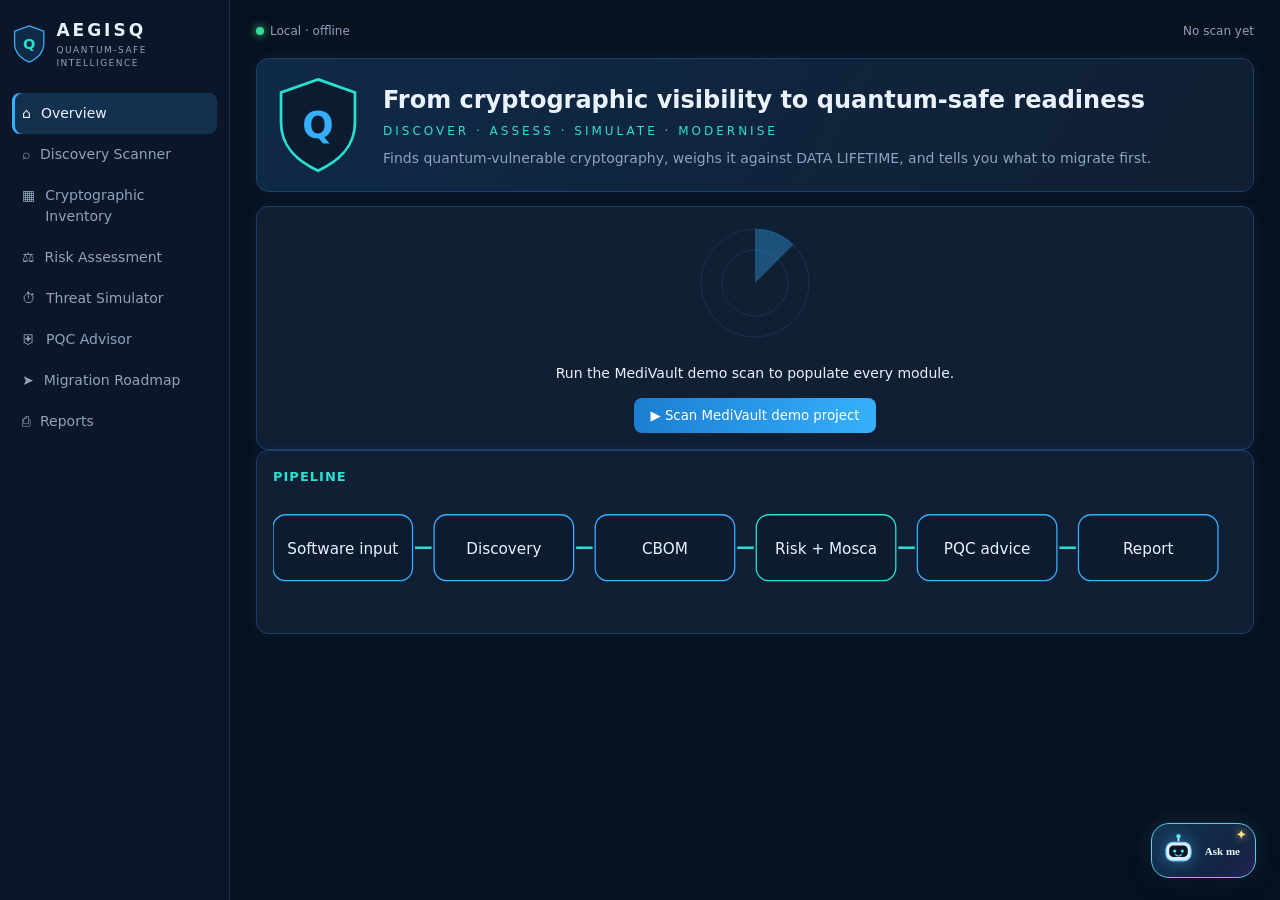
<file: index.html>
<!DOCTYPE html><html lang="en"><head><meta charset="utf-8"><meta name="viewport" content="width=device-width, initial-scale=1, viewport-fit=cover"><title>AegisQ — Quantum-Safe Intelligence</title>
<style>
:root{--bg:#07111F;--sb:#0B1728;--card:#101F33;--blue:#36AFFF;--cy:#28E0D0;--red:#ff4d5e;--amb:#ffb020;--grn:#38d996;--tx:#eaf2ff;--mu:#8ea3bf;color-scheme:dark;box-sizing:border-box;padding-top:env(safe-area-inset-top,0px);padding-bottom:env(safe-area-inset-bottom,0px)}
*{box-sizing:border-box}html{scroll-padding-top:env(safe-area-inset-top,0px)}
body{margin:0;background:var(--bg);color:var(--tx);font:14px/1.5 system-ui,-apple-system,"Segoe UI",sans-serif;display:flex;min-height:100vh}
aside{width:230px;background:var(--sb);border-right:1px solid #1b3350;padding:18px 12px;position:sticky;top:0;height:100vh;flex-shrink:0}
.logo{display:flex;gap:10px;align-items:center;margin-bottom:22px}.logo b{letter-spacing:3px;font-size:17px}.logo small{display:block;color:var(--mu);font-size:9px;letter-spacing:1.5px}
nav button{display:flex;gap:10px;width:100%;background:none;border:0;color:var(--mu);padding:10px;border-radius:8px;cursor:pointer;font:inherit;text-align:left}
nav button:hover{color:var(--tx)}nav button.on{background:#13304f;color:var(--tx);box-shadow:inset 3px 0 var(--blue)}
main{flex:1;min-width:0;padding:22px 26px;animation:in .4s}@keyframes in{from{opacity:0;transform:translateY(8px)}}
.top{display:flex;justify-content:space-between;align-items:center;margin-bottom:18px;color:var(--mu);font-size:12px}
.dot{display:inline-block;width:8px;height:8px;border-radius:50%;background:var(--grn);box-shadow:0 0 8px var(--grn);margin-right:6px}
h1{margin:0 0 4px;font-size:24px}h3{margin:0 0 10px;font-size:13px;letter-spacing:1px;color:var(--cy);text-transform:uppercase}
.g{display:grid;gap:14px;margin-bottom:14px}.g4{grid-template-columns:repeat(auto-fit,minmax(170px,1fr))}.g2{grid-template-columns:repeat(auto-fit,minmax(320px,1fr))}
.c{background:var(--card);border:1px solid #1e4066;border-radius:12px;padding:16px;box-shadow:0 0 18px #36afff14}
.stat b{display:block;font-size:34px;color:var(--blue)}.stat span{color:var(--mu);font-size:12px}
.btn{background:linear-gradient(90deg,#1b7fd1,var(--blue));color:#fff;border:0;border-radius:8px;padding:10px 16px;cursor:pointer;font:600 13px inherit;font-family:inherit}.btn.o{background:none;border:1px solid var(--blue);color:var(--blue)}
.tag{padding:2px 9px;border-radius:99px;font-size:11px;font-weight:600;color:#06101c;white-space:nowrap}
.tw{overflow-x:auto}table{width:100%;border-collapse:collapse;font-size:12.5px}th{color:var(--mu);text-align:left;font-weight:500;padding:8px;border-bottom:1px solid #26476e}td{padding:8px;border-bottom:1px solid #162b46;vertical-align:top}
code{background:#091524;padding:2px 6px;border-radius:5px;color:var(--cy);font-size:12px}
.br{display:grid;grid-template-columns:110px 1fr 28px;gap:8px;align-items:center;margin:7px 0;font-size:12px}.br i{display:block;height:10px;border-radius:5px;transition:width .6s}
.lg{display:flex;flex-wrap:wrap;gap:6px 14px;font-size:12px;color:var(--mu)}.lg u{display:inline-block;width:9px;height:9px;border-radius:50%;margin-right:5px;text-decoration:none}
.log{background:#050d18;border-radius:8px;padding:10px;height:150px;overflow:auto;font:12px ui-monospace,monospace;color:var(--cy)}
input[type=range]{width:100%;accent-color:var(--blue)}.step{display:flex;gap:12px}.step>b{flex:0 0 34px;height:34px;border-radius:50%;background:#13304f;border:1px solid var(--blue);display:grid;place-items:center;color:var(--cy)}
.spin{transform-origin:100px 100px;animation:sp 3s linear infinite}@keyframes sp{to{transform:rotate(360deg)}}
@media(max-width:760px){aside{display:none}main{padding:14px}}
@media print{aside,.np{display:none}body{background:#fff;color:#000}.c{background:#fff;border-color:#999;box-shadow:none}th,td{color:#000}}
</style><link rel="stylesheet" href="static/assistant.css"></head><body>
<aside><div class="logo"><svg width="38" height="42" viewBox="0 0 80 92"><path d="M40 4 74 16V44C74 66 58 80 40 88 22 80 6 66 6 44V16Z" fill="#0f2a47" stroke="#36AFFF" stroke-width="3"/><text x="40" y="58" text-anchor="middle" font-size="34" font-weight="700" fill="#28E0D0">Q</text></svg><div><b>AEGISQ</b><small>QUANTUM-SAFE INTELLIGENCE</small></div></div><nav id="nav"></nav></aside>
<main id="main"></main>
<script>
const $=s=>document.querySelector(s),esc=s=>String(s).replace(/[&<>"]/g,c=>({'&':'&amp;','<':'&lt;','>':'&gt;','"':'&quot;'}[c]));
const S={a:[],X:15,Y:4,Z:12,v:'ov',t:null};
const COL={Critical:'#ff4d5e',High:'#ff8a3d',Medium:'#ffb020',Low:'#38d996','Needs review':'#9a8cff'};
const NAV=[['ov','⌂','Overview'],['sc','⌕','Discovery Scanner'],['inv','▦','Cryptographic Inventory'],['rk','⚖','Risk Assessment'],['sim','⏱','Threat Simulator'],['adv','⛨','PQC Advisor'],['rm','➤','Migration Roadmap'],['rp','⎙','Reports']];
const DEMO={'medivault/auth/login.py':'from Crypto.PublicKey import RSA\nkey = RSA.generate(2048)  # patient login token','medivault/exchange/record_share.py':'curve = ec.SECP256R1()\nshared = priv.exchange(ec.ECDH(), peer)  # ECC record exchange','medivault/consent/sign_consent.py':'sig = key.sign(doc, ec.ECDSA(hashes.SHA256()))  # consent signature','medivault/storage/vault_crypto.py':'cipher = AES.new(key, AES.MODE_GCM)  # AES-256 medical record encryption','medivault/config/nginx.conf':'ssl_protocols TLSv1.2 TLSv1.3;','medivault/config/cert_config.yaml':'cert_file: /etc/medivault/server.crt  # X.509 reference'};
const RULES=[['RSA',/\bRSA\b|rsa\./i,'Key establishment'],['ECDSA',/ECDSA/i,'Digital signature'],['ECC',/\bECC\b|ECDH|SECP256|P-256/i,'Key establishment'],['AES',/\bAES/i,'Data encryption'],['TLS',/TLSv?1\.[0-3]|ssl_protocols|\bTLS\b/,'Transport security'],['X.509',/BEGIN CERTIFICATE|\.crt|\.pem|x\.?509/i,'Certificate']];
const META=[[/auth|login/,'Patient credentials',5,2,'Medium'],[/exchange|share/,'Patient records',15,4,'High'],[/consent/,'Consent forms',10,3,'High'],[/vault|storage|crypt/,'Medical records',15,4,'High'],[/nginx|tls|conf/,'API traffic',5,2,'Medium'],[/cert/,'Identity certificates',3,1,'Medium']];
const PQC={RSA:['ML-KEM (FIPS 203)','Larger keys/ciphertexts; pilot a hybrid RSA+ML-KEM mode first.'],ECC:['ML-KEM (FIPS 203)','Check handshake size and library support; use hybrid key exchange during transition.'],ECDSA:['ML-DSA (FIPS 204) or SLH-DSA (FIPS 205)','Signatures are larger; verify storage and legal-validity requirements for consent records.'],AES:['Keep AES-256; evaluate key size','Symmetric crypto is assessed separately: confirm 256-bit keys and key management.'],TLS:['Hybrid PQ key exchange in TLS 1.3','Needs server and client library support; benchmark latency before rollout.'],'X.509':['PQC / hybrid certificates','Depends on CA and PKI tooling; plan after pilots.']};
const cls=a=>a.alg=='AES'?(/128/.test(a.snip)?'Needs review':'Low'):a.conf<.6?'Needs review':(a.life+a.mig>=S.Z?(a.crit=='High'?'Critical':'High'):'Medium');
function detect(files){let n=0,out=[];for(const[p,t]of Object.entries(files)){const L=t.split('\n');const m=META.find(x=>x[0].test(p.toLowerCase()))||[0,'General data',5,2,'Medium'];for(const[alg,re,pur]of RULES){const i=L.findIndex(l=>re.test(l));if(i<0)continue;const sn=L[i].trim();out.push({id:'AQ-'+String(++n).padStart(3,'0'),app:'MediVault',alg,pur,file:p,line:i+1,snip:sn,conf:/[(=:]/.test(sn)?.9:.6,cat:m[1],life:m[2],mig:m[3],crit:m[4]});}}return out}
const donut=(d,c)=>{const T=d.reduce((s,x)=>s+x[1],0)||1,R=48,C=2*Math.PI*R;let o=0;return`<div style="display:flex;gap:14px;align-items:center;flex-wrap:wrap"><svg width="130" height="130" viewBox="0 0 140 140"><circle cx="70" cy="70" r="${R}" fill="none" stroke="#0a1a2e" stroke-width="18"/>${d.map(x=>{const l=x[1]/T*C,e=`<circle cx="70" cy="70" r="${R}" fill="none" stroke="${x[2]}" stroke-width="18" stroke-dasharray="${l} ${C-l}" stroke-dashoffset="${-o}" transform="rotate(-90 70 70)"/>`;o+=l;return e}).join('')}<text x="70" y="76" text-anchor="middle" font-size="22" font-weight="700" fill="#eaf2ff">${c}</text></svg><div class="lg" style="flex-direction:column">${d.map(x=>`<span><u style="background:${x[2]}"></u>${x[0]} · ${x[1]}</span>`).join('')}</div></div>`};
const bars=d=>{const M=Math.max(...d.map(x=>x[1]),1);return d.map(x=>`<div class="br"><span>${esc(x[0])}</span><i style="width:${x[1]/M*100}%;background:${x[2]}"></i><b>${x[1]}</b></div>`).join('')};
const tag=c=>`<span class="tag" style="background:${COL[c]}">${c}</span>`;
const count=(k,f)=>{const m={};S.a.forEach(a=>{const v=f(a);m[v]=(m[v]||0)+1});return Object.entries(m)};
const hero=`<div class="c" style="display:flex;gap:20px;align-items:center;flex-wrap:wrap;background:linear-gradient(120deg,#0f2a47,#101F33)"><svg width="90" height="100" viewBox="0 0 80 92"><path d="M40 4 74 16V44C74 66 58 80 40 88 22 80 6 66 6 44V16Z" fill="#0b1c30" stroke="#28E0D0" stroke-width="2.5"/><text x="40" y="58" text-anchor="middle" font-size="34" font-weight="700" fill="#36AFFF">Q</text></svg><div style="flex:1;min-width:240px"><h1>From cryptographic visibility to quantum-safe readiness</h1><div style="color:var(--cy);letter-spacing:3px;font-size:12px">DISCOVER · ASSESS · SIMULATE · MODERNISE</div><p style="color:var(--mu);margin:8px 0 0">Finds quantum-vulnerable cryptography, weighs it against DATA LIFETIME, and tells you what to migrate first.</p></div></div>`;
const flow=`<div class="c np"><h3>Pipeline</h3><svg viewBox="0 0 760 90" width="100%">${['Software input','Discovery','CBOM','Risk + Mosca','PQC advice','Report'].map((t,i)=>`<g><rect x="${i*127}" y="14" width="110" height="52" rx="10" fill="#0b1c30" stroke="${i==3?'#28E0D0':'#36AFFF'}"/><text x="${i*127+55}" y="45" text-anchor="middle" font-size="12" fill="#eaf2ff">${t}</text>${i<5?`<path d="M${i*127+112} 40h13" stroke="#28E0D0" stroke-width="2"/>`:''}</g>`).join('')}</svg></div>`;
const V={};
V.ov=()=>{if(!S.a.length)return`<div class="top"><span><span class="dot"></span>Local · offline</span><span>No scan yet</span></div>${hero}<div class="c" style="margin-top:14px;text-align:center"><svg width="120" height="120" viewBox="0 0 200 200"><circle cx="100" cy="100" r="90" fill="none" stroke="#1e4066"/><circle cx="100" cy="100" r="55" fill="none" stroke="#1e4066"/><g class="spin"><path d="M100 100 100 10A90 90 0 0 1 164 36Z" fill="#36AFFF" opacity=".35"/></g></svg><p>Run the MediVault demo scan to populate every module.</p><button class="btn" onclick="demo()">▶ Scan MediVault demo project</button></div>${flow}`;
const A=S.a,v=A.filter(a=>a.alg!='AES'),cr=A.filter(a=>cls(a)=='Critical');
const rk=Object.keys(COL).map(k=>[k,A.filter(a=>cls(a)==k).length,COL[k]]).filter(x=>x[1]);
const al=count(0,a=>a.alg).map(x=>[x[0],x[1],'#36AFFF']);
const lf=[['≤ 5 yrs',A.filter(a=>a.life<=5).length,'#38d996'],['6–10 yrs',A.filter(a=>a.life>5&&a.life<=10).length,'#ffb020'],['11+ yrs',A.filter(a=>a.life>10).length,'#ff4d5e']];
const top=[...A].filter(a=>cls(a)=='Critical').slice(0,4);
return`<div class="top"><span><span class="dot"></span>Local · offline · Z = ${S.Z} yrs</span><span>Latest scan: ${S.t}</span></div><h1>Security command center</h1><p style="color:var(--mu)">Statistics are calculated from the current inventory.</p><div class="g g4"><div class="c stat"><b>${A.length}</b><span>Assets discovered</span></div><div class="c stat"><b>${v.length}</b><span>Quantum-vulnerable findings</span></div><div class="c stat"><b style="color:var(--red)">${cr.length}</b><span>Critical-priority assets</span></div><div class="c stat"><b>${al.length}</b><span>Algorithms detected</span></div></div><div class="g g2"><div class="c"><h3>Risk distribution</h3>${donut(rk,A.length)}</div><div class="c"><h3>Algorithm distribution</h3>${donut(al.map((x,i)=>[x[0],x[1],['#36AFFF','#28E0D0','#9a8cff','#ffb020','#ff8a3d','#38d996'][i%6]]),A.length)}</div><div class="c"><h3>Assets by component</h3>${bars(count(0,a=>a.file.split('/').slice(-2)[0]).map(x=>[x[0],x[1],'#36AFFF']))}</div><div class="c"><h3>Data lifetime distribution</h3>${bars(lf)}</div></div><div class="c"><h3>Highest-priority findings</h3>${top.map(a=>`<div style="display:flex;gap:10px;align-items:center;padding:6px 0">${tag('Critical')}<b>${a.alg}</b><span style="color:var(--mu)">${a.cat} · ${a.life}y + ${a.mig}y migration · ${a.file.split('/').pop()}</span></div>`).join('')||'<span style="color:var(--mu)">None at the current Z.</span>'}</div>`};
V.sc=()=>`<h1>Discovery Scanner</h1><p style="color:var(--mu)">A match is evidence of a cryptographic <i>reference</i>, not proof it protects production data.</p><div class="g g2"><div class="c"><h3>Scan source</h3><button class="btn" onclick="demo()">▶ Demo: MediVault Healthcare Records</button><p style="color:var(--mu)">or upload a ZIP (≤10 MB, ≤300 text/config files, path-traversal blocked, nothing executed, in-memory only, works offline):</p><input type="file" accept=".zip" onchange="up(this.files[0])"><div class="lg" style="margin-top:12px">${RULES.map(r=>`<span><u style="background:#36AFFF"></u>${r[0]}</span>`).join('')}</div></div><div class="c" style="text-align:center"><svg width="170" height="170" viewBox="0 0 200 200"><circle cx="100" cy="100" r="90" fill="none" stroke="#1e4066"/><circle cx="100" cy="100" r="55" fill="none" stroke="#1e4066"/><circle cx="100" cy="100" r="20" fill="none" stroke="#1e4066"/><g class="spin"><path d="M100 100 100 10A90 90 0 0 1 164 36Z" fill="#28E0D0" opacity=".4"/></g></svg><div id="pr" style="color:var(--mu)">Idle</div></div></div><div class="c"><h3>Live scan log</h3><div class="log" id="log"></div></div>`;
V.inv=()=>`<h1>Cryptographic Inventory (CBOM)</h1><p style="color:var(--mu)">Simplified CBOM inspired by CycloneDX — not claimed as schema-compliant.</p><div class="c tw"><table><tr><th>ID</th><th>Algorithm</th><th>Purpose</th><th>File : line</th><th>Evidence</th><th>Data</th><th>Life</th><th>Mig.</th><th>Conf.</th><th>Priority</th></tr>${S.a.map(a=>`<tr><td>${a.id}</td><td><b>${a.alg}</b></td><td>${a.pur}</td><td>${esc(a.file.split('/').pop())}:${a.line}</td><td><code>${esc(a.snip.slice(0,46))}</code></td><td>${a.cat}</td><td>${a.life}y</td><td>${a.mig}y</td><td>${Math.round(a.conf*100)}%</td><td>${tag(cls(a))}</td></tr>`).join('')||'<tr><td colspan=10>Run a scan first.</td></tr>'}</table></div>`;
V.rk=()=>{const R=['RSA','ECC','ECDSA','TLS','X.509','AES'],mx=Math.max(S.Z+4,...S.a.map(a=>a.life+a.mig))+2,w=640/mx;return`<h1>Risk Assessment</h1><p style="color:var(--mu)">Transparent rules: public-key use + (data lifetime + migration time ≥ Z) → High; + High business criticality → Critical; AES judged on key size; low-confidence evidence → Needs review.</p><div class="c"><h3>Mosca matrix — X+Y vs Z=${S.Z}</h3><svg viewBox="0 0 740 260" width="100%"><rect x="${70+S.Z*w}" y="10" width="${640-S.Z*w}" height="215" fill="#ff4d5e" opacity=".12"/><line x1="${70+S.Z*w}" x2="${70+S.Z*w}" y1="10" y2="225" stroke="#ff4d5e" stroke-dasharray="5"/>${R.map((r,i)=>`<text x="62" y="${40+i*34}" text-anchor="end" font-size="12" fill="#8ea3bf">${r}</text><line x1="70" x2="710" y1="${36+i*34}" y2="${36+i*34}" stroke="#16304d"/>`).join('')}${S.a.map((a,i)=>`<circle cx="${70+(a.life+a.mig)*w}" cy="${36+R.indexOf(a.alg)*34-(i%3)*6}" r="9" fill="${COL[cls(a)]}"><title>${a.id} ${a.cat}</title></circle>`).join('')}<text x="710" y="248" text-anchor="end" font-size="11" fill="#8ea3bf">X + Y (years) →</text></svg><div class="lg">${Object.keys(COL).map(k=>`<span><u style="background:${COL[k]}"></u>${k}</span>`).join('')}</div></div>`};
V.sim=()=>`<h1>Quantum Threat Simulator</h1><p style="color:var(--mu)">Planning model, not a prediction of when quantum computers arrive. Z also drives the inventory and risk views.</p><div class="g g2"><div class="c">${[['X','Data lifetime',1,30,'X'],['Y','Migration time',1,10,'Y'],['Z','Threat horizon',3,30,'Z']].map(s=>`<label>${s[1]} (${s[0]}): <b id="v${s[0]}">${S[s[0]]}</b> yrs</label><input type="range" min="${s[2]}" max="${s[3]}" value="${S[s[0]]}" oninput="S.${s[0]}=+this.value;sim()">`).join('<br>')}</div><div class="c" id="so"></div></div>`;
V.sim.after=()=>sim();
V.adv=()=>{const g=[...new Set(S.a.map(a=>a.alg))];return`<h1>PQC Advisor</h1><p style="color:var(--mu)">Deterministic rules mapped to cryptographic purpose.</p>${g.map(k=>{const f=S.a.filter(a=>a.alg==k);return`<div class="c" style="margin-bottom:12px"><div style="display:flex;gap:10px;align-items:center;flex-wrap:wrap"><span class="tag" style="background:#ff8a3d">${k}</span><span style="color:var(--cy);font-size:20px">➜</span><span class="tag" style="background:#28E0D0">${PQC[k][0]}</span><span style="color:var(--mu)">${f.length} finding(s)</span></div><p><b>Why:</b> ${k=='AES'?'Symmetric; Grover only halves effective strength.':'Public-key math (factoring / discrete log) is exposed to a future quantum computer, and harvested data may be decrypted later.'}<br><b>Compatibility:</b> ${PQC[k][1]}<br><b>Applies to:</b> ${f.map(a=>a.file.split('/').pop()).join(', ')}</p></div>`}).join('')||'Run a scan first.'}`};
V.rm=()=>{const A=S.a,h=A.filter(a=>['Critical','High'].includes(cls(a)));const P=[['Validate discovery evidence',`${A.length} findings to confirm with code owners`],['Identify affected applications',[...new Set(h.map(a=>a.cat))].join(', ')||'—'],['Evaluate PQC compatibility',[...new Set(h.map(a=>PQC[a.alg][0]))].join(' · ')||'—'],['Conduct controlled pilot','Hybrid mode on the Critical assets first'],['Validate and plan migration',`${h.length} high-priority assets scheduled`],['Monitor and maintain inventory','Rescan after every release']];return`<h1>Migration Roadmap</h1><div class="c">${P.map((p,i)=>`<div class="step" style="margin-bottom:${i<5?14:0}px"><b>${i+1}</b><div><b>${p[0]}</b><div style="color:var(--mu)">${esc(p[1])}</div></div></div>`).join('')}</div>`};
V.rp=()=>`<div class="np" style="display:flex;justify-content:space-between"><h1>Assessment Report</h1><button class="btn" onclick="print()">⬇ Download PDF (Print → Save as PDF)</button></div><div class="c"><h3>AegisQ assessment · MediVault · ${S.t||'no scan'}</h3><p>${S.a.length} assets, ${S.a.filter(a=>cls(a)=='Critical').length} critical at Z=${S.Z} yrs. Findings are evidence of references, not proof of production use.</p></div>${V.inv().replace(/<h1>.*?<\/p>/,'')}<div class="c" style="margin-top:12px"><h3>Recommended next actions</h3>${[...new Set(S.a.map(a=>a.alg))].map(k=>`<div><b>${k}</b> → ${PQC[k][0]}</div>`).join('')}</div>`;
function sim(){const{X,Y,Z}=S;['X','Y','Z'].forEach(k=>{const e=$('#v'+k);if(e)e.textContent=S[k]});const o=$('#so');if(!o)return;const m=Math.max(X+Y,Z)+2,w=380/m,hit=X+Y>=Z;o.innerHTML=`<svg viewBox="0 0 420 110" width="100%"><rect x="10" y="30" width="${X*w}" height="26" rx="4" fill="#36AFFF"/><rect x="${10+X*w}" y="30" width="${Y*w}" height="26" rx="4" fill="#28E0D0"/><line x1="${10+Z*w}" x2="${10+Z*w}" y1="12" y2="76" stroke="#ff4d5e" stroke-width="3"/><text x="${10+Z*w}" y="10" text-anchor="middle" font-size="11" fill="#ff4d5e">Z=${Z}</text><text x="12" y="92" font-size="11" fill="#8ea3bf">■ X lifetime ${X}  ■ Y migration ${Y}</text></svg><div style="font-size:30px;font-weight:700">${X+Y} ${hit?'≥':'<'} ${Z}</div><span class="tag" style="background:${hit?'#ff4d5e':'#38d996'}">${hit?'PRIORITISE MIGRATION':'LOWER IMMEDIATE URGENCY'}</span><p style="color:var(--mu)">${hit?'Protection plus migration window reaches the assumed threat horizon: prioritise assessment and planning.':'The window ends before the assumed horizon.'}</p>`}
async function run(files){go('sc');const lg=$('#log'),pr=$('#pr'),ks=Object.keys(files);pr.textContent='Scanning…';for(const k of ks){lg.innerHTML+=`› scanning ${esc(k)}<br>`;lg.scrollTop=1e5;await new Promise(r=>setTimeout(r,260))}S.a=detect(files);S.t=new Date().toLocaleTimeString();lg.innerHTML+=`✔ ${S.a.length} cryptographic references found. CBOM generated.<br>`;pr.innerHTML=`<button class="btn" onclick="go('inv')">View inventory →</button>`}
const demo=()=>run(DEMO);
async function unzip(buf){const d=new DataView(buf),u=new Uint8Array(buf),td=new TextDecoder();let e=u.length-22;while(e>=0&&d.getUint32(e,true)!=0x06054b50)e--;if(e<0)throw 0;const n=d.getUint16(e+10,true);let p=d.getUint32(e+16,true);const E=[];for(let i=0;i<n&&d.getUint32(p,true)==0x02014b50;i++){const m=d.getUint16(p+10,true),cs=d.getUint32(p+20,true),us=d.getUint32(p+24,true),nl=d.getUint16(p+28,true),xl=d.getUint16(p+30,true),cl=d.getUint16(p+32,true),lo=d.getUint32(p+42,true),name=td.decode(u.subarray(p+46,p+46+nl));p+=46+nl+xl+cl;E.push({name,m,cs,us,lo})}return{E,async read(x){const s=x.lo+30+d.getUint16(x.lo+26,true)+d.getUint16(x.lo+28,true),b=u.subarray(s,s+x.cs);if(x.m==0)return td.decode(b);if(x.m==8)return new Response(new Blob([b]).stream().pipeThrough(new DecompressionStream('deflate-raw'))).text();return''}}}
async function up(f){if(!f)return;if(f.size>1e7)return alert('ZIP too large (10 MB max).');let z;try{z=await unzip(await f.arrayBuffer())}catch(e){return alert('Not a valid ZIP file.')}const F={};let n=0,skip=0;for(const x of z.E){const p=x.name;if(p.endsWith('/'))continue;if(p.includes('..')||p[0]=='/'||p.includes('\\')){skip++;continue}if(!/\.(py|js|ts|java|go|cs|cpp|c|conf|yaml|yml|json|txt|pem|crt|properties|xml|ini|env)$/i.test(p)||x.us>1e6)continue;if(++n>300)break;try{F[p]=(await z.read(x)).slice(0,2e5)}catch(e){}}if(!Object.keys(F).length)return alert('No supported source/config files found in this ZIP.');run(F)}
function go(k){S.v=k;document.querySelectorAll('nav button').forEach(b=>b.classList.toggle('on',b.dataset.k==k));const m=$('#main');m.innerHTML=V[k]();m.style.animation='none';m.offsetHeight;m.style.animation='';if(V[k].after)V[k].after()}
$('#nav').innerHTML=NAV.map(n=>`<button data-k="${n[0]}" onclick="go('${n[0]}')"><span>${n[1]}</span>${n[2]}</button>`).join('');go('ov');
</script><section class="guide-widget" aria-label="Aegis Guide assistant"><div id="guidePanel" class="guide-panel hidden"><header class="guide-header"><div class="guide-avatar"><svg viewBox="0 0 64 64" aria-hidden="true"><path d="M32 8v7" stroke="currentColor" stroke-width="3"/><circle cx="32" cy="6" r="4" fill="#51e4e8"/><rect x="9" y="17" width="46" height="34" rx="13" fill="#d9efff" stroke="#72c5ff" stroke-width="2"/><rect x="15" y="23" width="34" height="21" rx="8" fill="#071526"/><circle cx="25" cy="33" r="3" fill="#48e0e7"/><circle cx="39" cy="33" r="3" fill="#48e0e7"/><path d="M27 39q5 5 10 0" fill="none" stroke="#48e0e7" stroke-width="2" stroke-linecap="round"/></svg></div><div><b>Aegis Guide</b><small><i></i> Page helper · works offline</small></div><button id="guideClose" class="guide-close" aria-label="Close assistant">×</button></header><div id="guideMessages" class="guide-messages" aria-live="polite"></div><div class="guide-quick"><button data-ask="What does PQC mean?">What is PQC?</button><button data-ask="Explain the Mosca risk rule">Mosca rule</button><button data-ask="Open the simulator">Open simulator</button></div><form id="guideForm" class="guide-form"><div id="guideContext" class="guide-context hidden"></div><input id="guideInput" type="text" autocomplete="off" placeholder="Ask about this page…" aria-label="Ask Aegis Guide"><button type="submit" aria-label="Send question">➤</button></form><div class="guide-foot">Built-in page explanations · no question leaves this device</div></div><button id="guideToggle" class="guide-toggle" aria-label="Open Aegis Guide"><span class="guide-spark">✦</span><svg viewBox="0 0 64 64" aria-hidden="true"><path d="M32 8v7" stroke="currentColor" stroke-width="3"/><circle cx="32" cy="6" r="4" fill="#51e4e8"/><rect x="9" y="17" width="46" height="34" rx="13" fill="#d9efff" stroke="#72c5ff" stroke-width="2"/><rect x="15" y="23" width="34" height="21" rx="8" fill="#071526"/><circle cx="25" cy="33" r="3" fill="#48e0e7"/><circle cx="39" cy="33" r="3" fill="#48e0e7"/><path d="M26 39q6 6 12 0" fill="none" stroke="#48e0e7" stroke-width="2" stroke-linecap="round"/></svg><span>Ask me</span></button></section><script src="static/github-assistant.js"></script></body></html>
</file>
<file: static/assistant.css>
.guide-widget{position:fixed;right:24px;bottom:22px;z-index:8;font-family:Manrope,Segoe UI,sans-serif}.guide-toggle{position:relative;display:flex;align-items:center;gap:9px;border:1px solid #58cde9;border-radius:18px;padding:9px 15px 9px 9px;color:#eafaff;font:700 11px Manrope;background:linear-gradient(135deg,#123454,#132443 70%,#252254);box-shadow:0 8px 30px #020914aa,0 0 23px #41baf235;cursor:pointer;transition:transform .2s,box-shadow .2s}.guide-toggle:hover,.guide-toggle.is-open{transform:translateY(-3px);box-shadow:0 10px 32px #020914aa,0 0 28px #41baf266}.guide-toggle svg{width:35px;height:35px;filter:drop-shadow(0 0 8px #54c9ff70)}.guide-spark{position:absolute;right:9px;top:4px;color:#ffe08a;font-size:12px;text-shadow:0 0 8px #ffd764}.guide-panel{position:absolute;right:0;bottom:66px;width:365px;height:490px;max-height:calc(100vh - 115px);display:flex;flex-direction:column;overflow:hidden;border:1px solid #34627d;border-radius:17px;background:linear-gradient(155deg,#0e2034,#091421 82%);box-shadow:0 20px 70px #000b,0 0 36px #31aedb25;animation:guide-in .18s ease-out}.guide-panel.hidden{display:none!important}@keyframes guide-in{from{opacity:0;transform:translateY(9px) scale(.98)}to{opacity:1;transform:none}}.guide-header{display:flex;align-items:center;gap:10px;padding:12px 14px;border-bottom:1px solid #243d52;background:linear-gradient(100deg,#132c46,#12213c)}.guide-header b{display:block;font-size:12px}.guide-header small{display:block;color:#9eb6c7;font-size:9px;margin-top:4px}.guide-header small i{display:inline-block;width:6px;height:6px;background:#61e2b0;border-radius:50%;margin-right:5px;box-shadow:0 0 7px #61e2b0}.guide-avatar{width:38px;height:38px;border:1px solid #477e9a;border-radius:12px;background:#163952;display:grid;place-items:center}.guide-avatar svg{width:33px;height:33px}.guide-close{margin-left:auto;border:1px solid #35546c;background:#10243a;color:#c7d8e5;width:28px;height:28px;border-radius:50%;font-size:20px;line-height:20px;cursor:pointer}.guide-messages{flex:1;overflow-y:auto;padding:14px 12px;display:flex;flex-direction:column;align-items:flex-start;gap:9px;scroll-behavior:smooth}.guide-message{max-width:91%;padding:10px 11px;border:1px solid #203d52;border-radius:12px 12px 12px 4px;background:#11263a;color:#d2e3ed;font-size:10px;line-height:1.6;white-space:pre-wrap;overflow-wrap:anywhere}.guide-message.user{align-self:flex-end;border-color:#28627b;border-radius:12px 12px 4px 12px;background:linear-gradient(135deg,#163f57,#1b3150);color:#effbff}.guide-quick{display:flex;gap:6px;padding:0 11px 9px;flex-wrap:wrap}.guide-quick button{border:1px solid #31536a;border-radius:20px;padding:6px 9px;color:#b8d8e6;background:#0c1d2c;font:9px Manrope;cursor:pointer}.guide-quick button:hover{border-color:#48c6d5;color:#e8fcff}.guide-context{margin:0 9px 6px;padding:6px 8px;border-left:2px solid #42d5dc;background:#102b3d;color:#add5df;font-size:9px;line-height:1.5}.guide-context.hidden{display:none}.guide-form{display:flex;gap:7px;padding:9px;border-top:1px solid #20394d}.guide-form input{min-width:0;flex:1;border:1px solid #29465c;border-radius:9px;background:#091725;color:#e7f4fa;padding:10px;font:10px Manrope;outline:none}.guide-form input:focus{border-color:#3dc9d8;box-shadow:0 0 0 2px #35b5d51b}.guide-form input::placeholder{color:#718b9e}.guide-form>button{width:38px;border:0;border-radius:9px;background:linear-gradient(130deg,#39b8ec,#39d7d0);color:#061520;font-size:16px;cursor:pointer}.guide-foot{text-align:center;color:#6f899c;padding:0 6px 9px;font-size:8px;letter-spacing:.1px}
@media(max-width:600px){.guide-widget{right:13px;bottom:13px}.guide-panel{position:fixed;right:10px;bottom:73px;width:min(400px,calc(100vw - 20px));height:min(520px,calc(100vh - 95px));max-height:none}.guide-toggle{padding:7px 12px 7px 7px}.guide-toggle svg{width:33px;height:33px}}
@media(prefers-reduced-motion:reduce){.guide-panel{animation:none}.guide-toggle{transition:none}}
</file>
